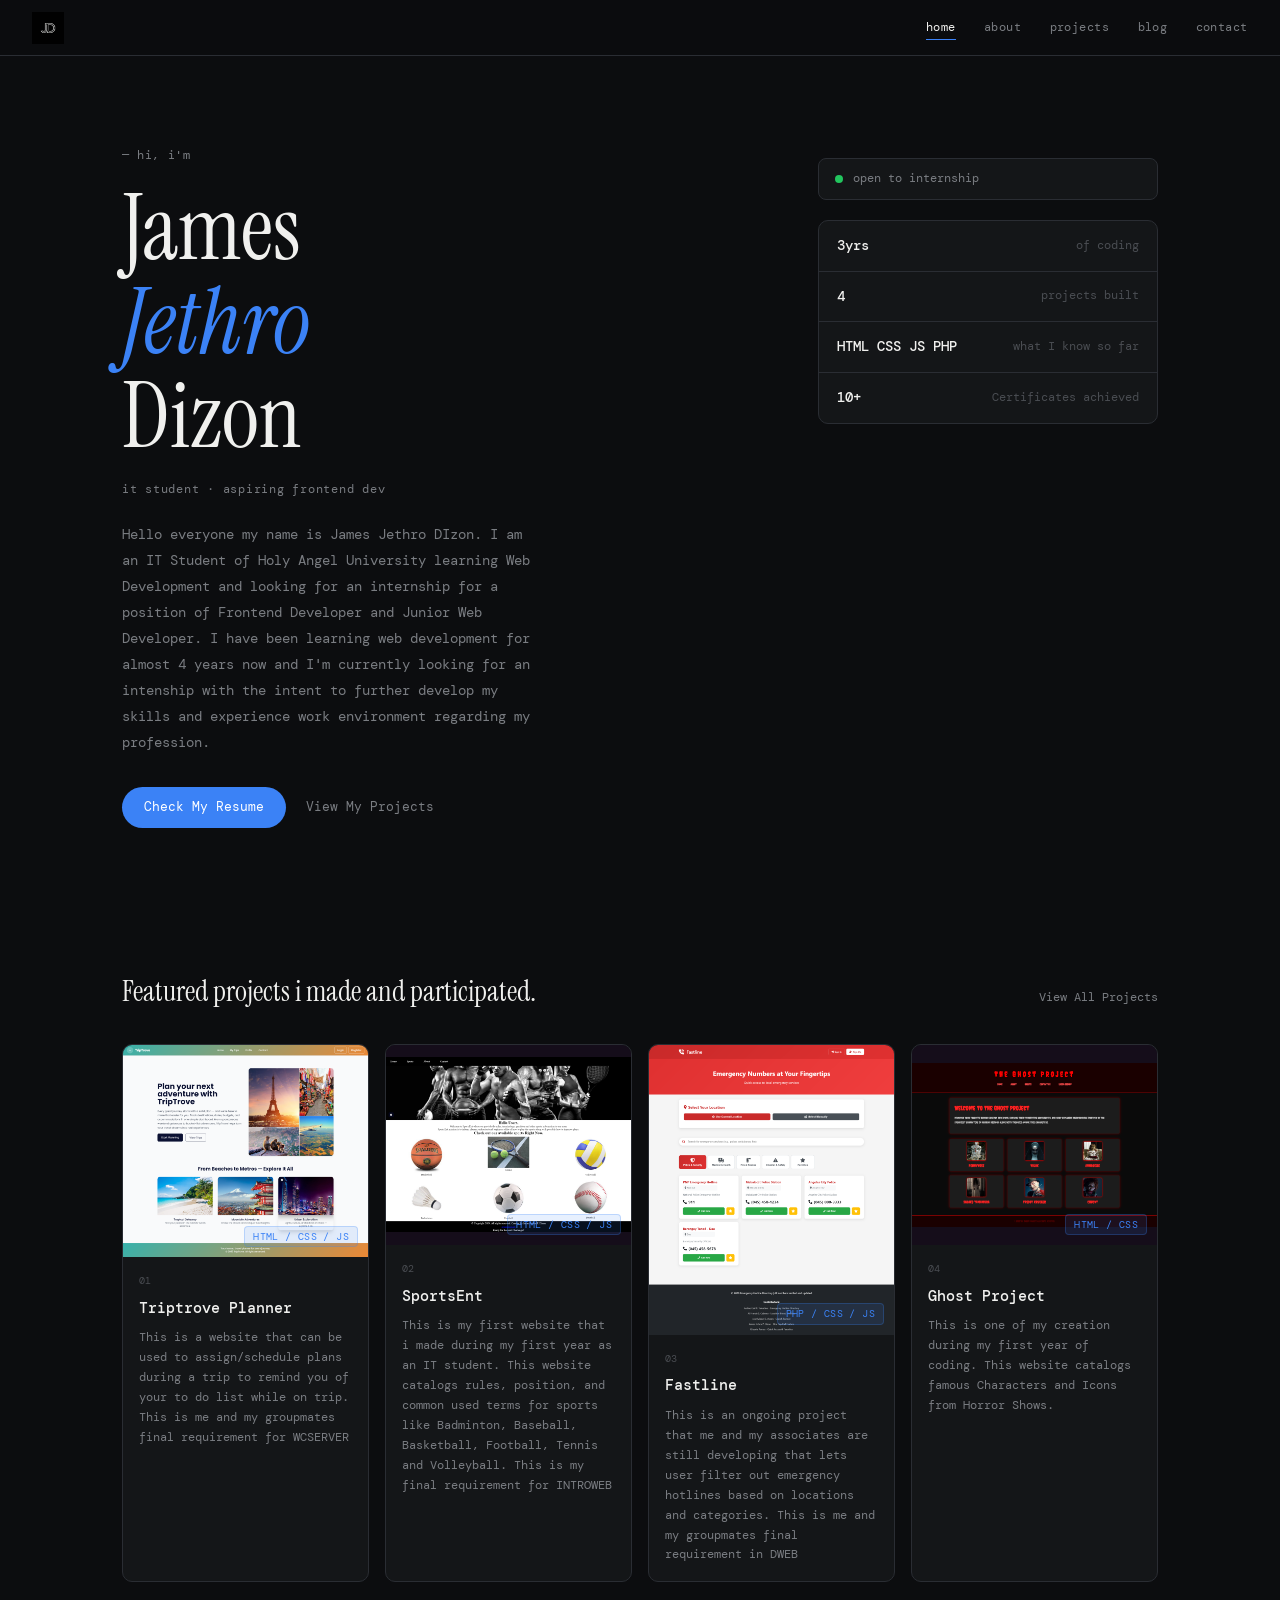
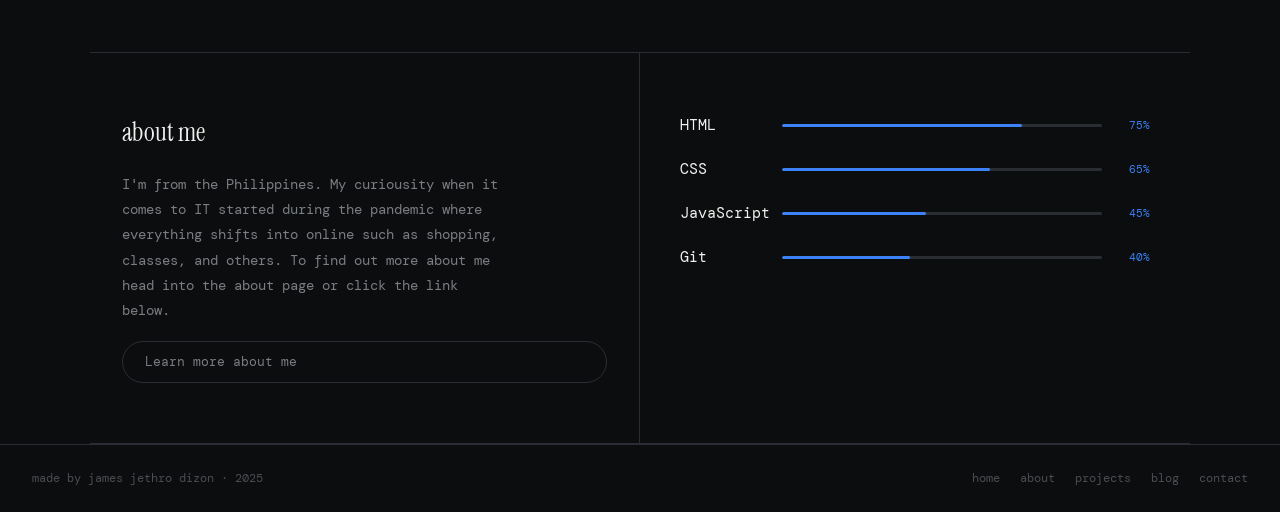
<file: index.html>
<!DOCTYPE html>
<html lang="en">
<head>
<meta charset="UTF-8" />
<meta name="viewport" content="width=device-width, initial-scale=1.0" />
  <title>James Jethro Dizon</title>
<link href="https://fonts.googleapis.com/css2?family=DM+Mono:ital,wght@0,400;0,500;1,400&family=Instrument+Serif:ital@0;1&display=swap" rel="stylesheet" />
<link rel="stylesheet" href="style.css" />
<link rel="icon" href="images/logo.png">
<meta name="description" content="Hi, I'm James an IT student from the Philippines learning web development and looking for an internship." /> 
<meta name="keywords" content="IT web developer, internship, James Jethro Dizon, Jethro Dizon"> 
<meta name="author" content="James Jethro Dizon">
</head>
<body>

  <!-- NAV -->
  <header class="top-navbar">
    <a href="index.html" class="logo-wraper">
      <img src="images/logo.png" alt="logo" class="mylogo" />
    </a>
    <nav class="nav-mnu">
      <a href="index.html" class="nav-item active">home</a>
      <a href="about.html" class="nav-item">about</a>
      <a href="projects.html" class="nav-item">projects</a>
      <a href="blog.html" class="nav-item">blog</a>
      <a href="contact.html" class="nav-item">contact</a>
    </nav>
    <button class="hamburgr" id="hamburgr" aria-label="menu">
      <span></span><span></span><span></span>
    </button>
  </header>

  <div class="mobi-menu" id="mobiMenu">
    <a href="index.html">home</a>
    <a href="about.html">about</a>
    <a href="projects.html">projects</a>
    <a href="blog.html">blog</a>
    <a href="contact.html">contact</a>
  </div>

  <main>

    <!-- HERO -->
    <section class="main-intro">
      <div class="intro-left">
        <p class="small-title">— hi, i'm</p>
        <h1 class="myname-txt">James<br><em>Jethro</em><br>Dizon</h1>
        <p class="subttle">IT student · aspiring frontend dev</p>
        <p class="intro-paragraph">
          Hello everyone my name is James Jethro DIzon. I am an IT Student of Holy Angel University learning Web Development and looking for an internship for a position of Frontend Developer and Junior Web Developer. I have been learning web development for almost 4 years now and I'm currently looking for an intenship with the intent to further develop my skills and experience work environment regarding my profession.
        </p>
        <div class="btn-holder">
          <a href="resume.pdf" download class="bluebtn">Check My Resume</a>
          <a href="projects.html" class="textlink" target="_blank">View My Projects</a>
        </div>
      </div>
      <div class="intro-right">
        <div class="avail-box">
          <span class="grn-dot"></span>
          <span>open to internship</span>
        </div>
        <div class="stat-list">
          <div class="each-stat">
            <span class="stat-number">3yrs</span>
            <span class="stat-text">of coding</span>
          </div>
          <div class="each-stat">
            <span class="stat-number">4</span>
            <span class="stat-text">projects built</span>
          </div>
          <div class="each-stat">
            <span class="stat-number">HTML CSS JS PHP</span>
            <span class="stat-text">what I know so far</span>
          </div>
          <div class="each-stat">
            <span class="stat-number">10+</span>
            <span class="stat-text">Certificates achieved</span>
          </div>
        </div>
      </div>
    </section>

    <!-- FEATURED WORK -->
    <section class="page-section">
      <div class="sec-top">
        <h2 class="sec-heading">Featured projects i made and participated.</h2>
        <a href="projects.html" class="textlink small">View All Projects</a>
      </div>

      <div class="proj-cardlist">

        <a href="projects.html" class="projcard" aria-label="Triptrove">
          <div class="proj-imgside proj4bg">
            <span class="proj-icon"><img src="images/triptrove.png"></span>
            <span class="stack-tag">HTML / CSS / JS</span>
          </div>
          <div class="card-info">
            <p class="card-numbr">01</p>
            <h3 class="card-titl">Triptrove Planner</h3>
            <p class="card-descrp">This is a website that can be used to assign/schedule plans during a trip to remind you of your to do list while on trip. This is me and my groupmates final requirement for WCSERVER</p>
          </div>
        </a>

        <a href="projects.html" class="projcard" aria-label="SportsEnt">
          <div class="proj-imgside proj4bg">
            <span class="proj-icon"><img src="images/sportsent.png"></span>
            <span class="stack-tag">HTML / CSS / JS</span>
          </div>
          <div class="card-info">
            <p class="card-numbr">02</p>
            <h3 class="card-titl">SportsEnt</h3>
            <p class="card-descrp">This is my first website that i made during my first year as an IT student. This website catalogs rules, position, and common used terms for sports like Badminton, Baseball, Basketball, Football, Tennis and Volleyball. This is my final requirement for INTROWEB</p>
          </div>
        </a>

        <a href="projects.html" class="projcard" aria-label="Fastline">
          <div class="proj-imgside proj4bg">
            <span class="proj-icon"><img src="images/fastline.png"></span>
            <span class="stack-tag">PHP / CSS / JS</span>
          </div>
          <div class="card-info">
            <p class="card-numbr">03</p>
            <h3 class="card-titl">Fastline</h3>
            <p class="card-descrp">This is an ongoing project that me and my associates are still developing that lets user filter out emergency hotlines based on locations and categories. This is me and my groupmates final requirement in DWEB</p>
          </div>
        </a>

        <a href="projects.html" class="projcard" aria-label="Ghost Project">
          <div class="proj-imgside proj4bg">
            <span class="proj-icon"><img src="images/ghostproject.png"></span>
            <span class="stack-tag">HTML / CSS </span>
          </div>
          <div class="card-info">
            <p class="card-numbr">04</p>
            <h3 class="card-titl">Ghost Project</h3>
            <p class="card-descrp">This is one of my creation during my first year of coding. This website catalogs famous Characters and Icons from Horror Shows.</p>
          </div>
        </a>

      </div>
    </section>

    <!-- ABOUT STRIP -->
    <section class="about-band">
      <div class="band-left">
        <h2>about me</h2>
        <p>I'm from the Philippines. My curiousity when it comes to IT started during the pandemic where everything shifts into online such as shopping, classes, and others. To find out more about me head into the about page or click the link below.</p>
        <a href="about.html" class="bluebtn btn-outln">Learn more about me</a>
      </div>
      <div class="band-right">
        <div class="skill-wrapper">
          <div class="one-skill">
            <span class="skill-label">HTML</span>
            <div class="skill-progbar"><div class="skill-progfill" style="width:75%" data-w="75"></div></div>
            <span class="skill-percnt">75%</span>
          </div>
          <div class="one-skill">
            <span class="skill-label">CSS</span>
            <div class="skill-progbar"><div class="skill-progfill" style="width:65%" data-w="65"></div></div>
            <span class="skill-percnt">65%</span>
          </div>
          <div class="one-skill">
            <span class="skill-label">JavaScript</span>
            <div class="skill-progbar"><div class="skill-progfill" style="width:45%" data-w="45"></div></div>
            <span class="skill-percnt">45%</span>
          </div>
          <div class="one-skill">
            <span class="skill-label">Git</span>
            <div class="skill-progbar"><div class="skill-progfill" style="width:40%" data-w="40"></div></div>
            <span class="skill-percnt">40%</span>
          </div>
        </div>
      </div>
    </section>

  </main>

  <footer class="page-footer">
    <span>made by james jethro dizon · 2025</span>
    <div class="footer-navlinks">
      <a href="index.html">home</a>
      <a href="about.html">about</a>
      <a href="projects.html">projects</a>
      <a href="blog.html">blog</a>
      <a href="contact.html">contact</a>
    </div>
  </footer>

  <script src="nav.js"></script>
</body>
</html>
</file>
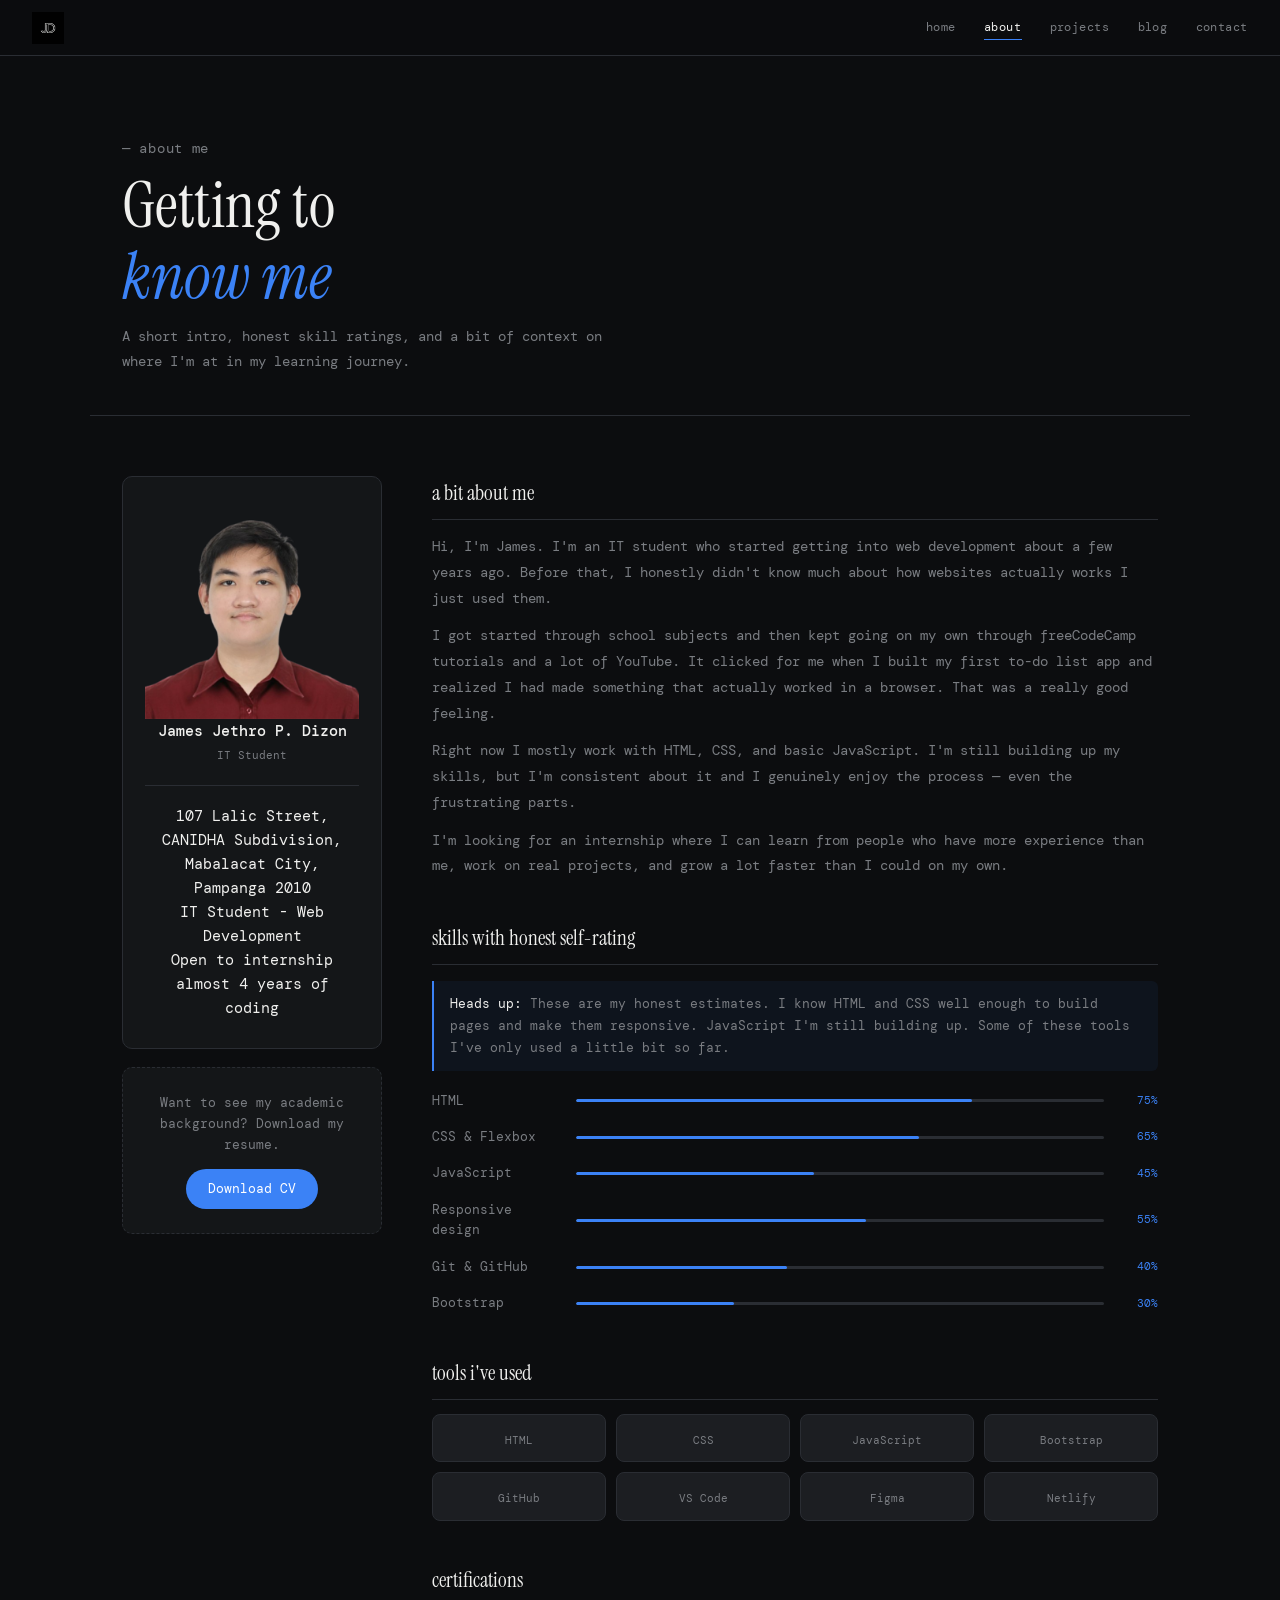
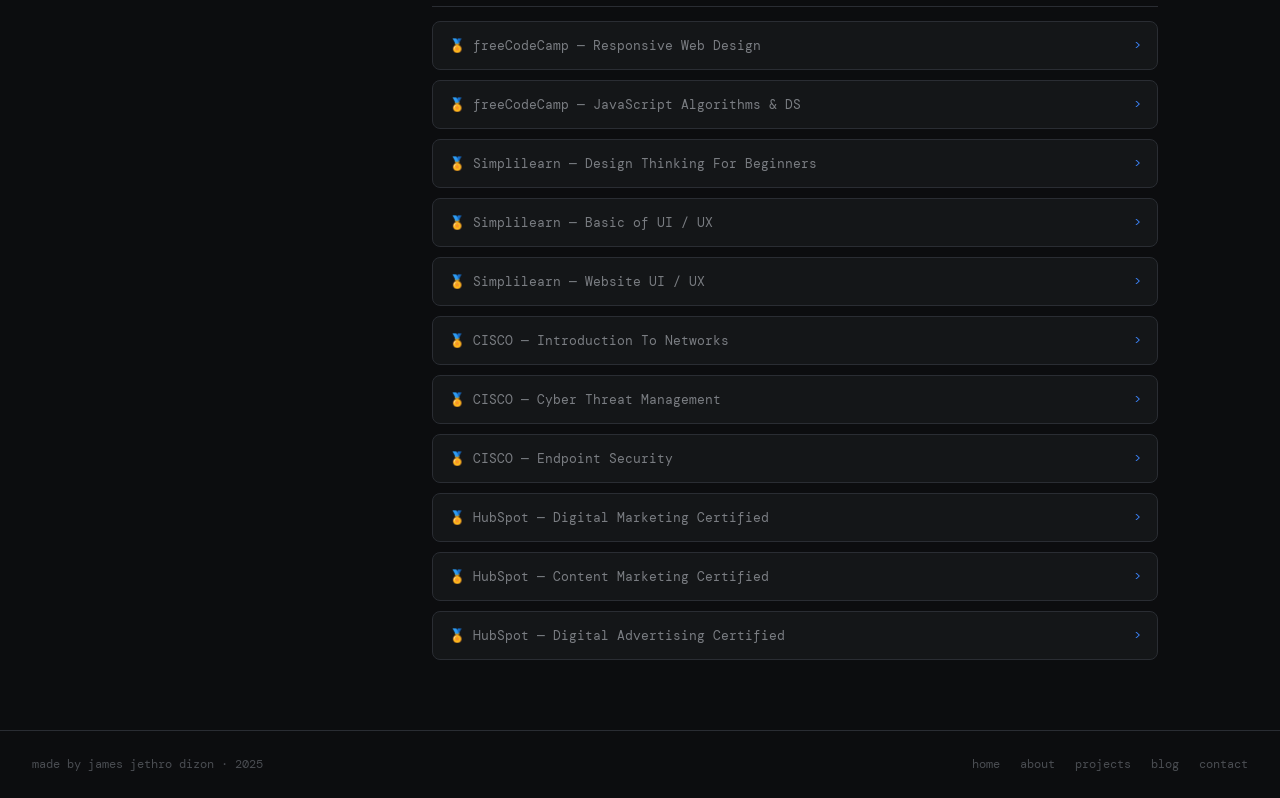
<file: about.html>
<!DOCTYPE html>
<html lang="en">
<head>
<meta charset="UTF-8" />
<meta name="viewport" content="width=device-width, initial-scale=1.0" />
  <title>About — James Jethro Dizon</title>
<link rel="preconnect" href="https://fonts.googleapis.com" />
<link rel="icon" href="images/logo.png">
<link href="https://fonts.googleapis.com/css2?family=DM+Mono:ital,wght@0,400;0,500;1,400&family=Instrument+Serif:ital@0;1&display=swap" rel="stylesheet" />
<link rel="stylesheet" href="style.css" />
<meta name="description" content="Hi, I'm James an IT student from the Philippines learning web development and looking for an internship." /> 
<meta name="keywords" content="IT web developer, internship, James Jethro Dizon, Jethro Dizon"> 
<meta name="author" content="James Jethro Dizon">
</head>
<body>

  <header class="top-navbar">
    <a href="index.html" class="logo-wraper"><img src="images/logo.png" alt="logo" class="mylogo" /></a>
    <nav class="nav-mnu">
      <a href="index.html" class="nav-item">home</a>
      <a href="about.html" class="nav-item active">about</a>
      <a href="projects.html" class="nav-item">projects</a>
      <a href="blog.html" class="nav-item">blog</a>
      <a href="contact.html" class="nav-item">contact</a>
    </nav>
    <button class="hamburgr" id="hamburgr" aria-label="menu">
      <span></span><span></span><span></span>
    </button>
  </header>
  <div class="mobi-menu" id="mobiMenu">
    <a href="index.html">home</a>
    <a href="about.html">about</a>
    <a href="projects.html">projects</a>
    <a href="blog.html">blog</a>
    <a href="contact.html">contact</a>
  </div>

  <main>
    <div class="inrpage-header">
      <p class="small-title">— about me</p>
      <h1>Getting to<br><em>know me</em></h1>
      <p>A short intro, honest skill ratings, and a bit of context on where I'm at in my learning journey.</p>
    </div>

    <div class="about-conatiner">

      <!-- sidebar -->
      <div>
        <div class="myinfo-card fadein">
          <div class="myphoto"><img src="images/profile.png" alt="profile image" class="myphoto"></div>
          <p class="myprofile-name">James Jethro P. Dizon</p>
          <p class="myprofile-role">IT Student</p>
          <div class="divider-line"></div>
          <div class="info-detail"> 107 Lalic Street, CANIDHA Subdivision, Mabalacat City, Pampanga 2010</div>
          <div class="info-detail"> IT Student - Web Development</div>
          <div class="info-detail"> Open to internship</div>
          <div class="info-detail"> almost 4 years of coding</div>
        </div>

        <div class="resume-downld fadein delay1">
          <p>Want to see my academic background? Download my resume.</p>
          <a href="resume.pdf" class="bluebtn" download> Download CV</a>
        </div>
      </div>

      <!-- content -->
      <div class="about-maincontent">

        <div class="content-blok fadein">
          <h3>a bit about me</h3>
          <p>Hi, I'm James. I'm an IT student who started getting into web development about a few years ago. Before that, I honestly didn't know much about how websites actually works I just used them.</p>
          <p>I got started through school subjects and then kept going on my own through freeCodeCamp tutorials and a lot of YouTube. It clicked for me when I built my first to-do list app and realized I had made something that actually worked in a browser. That was a really good feeling.</p>
          <p>Right now I mostly work with HTML, CSS, and basic JavaScript. I'm still building up my skills, but I'm consistent about it and I genuinely enjoy the process — even the frustrating parts.</p>
          <p>I'm looking for an internship where I can learn from people who have more experience than me, work on real projects, and grow a lot faster than I could on my own.</p>
        </div>

        <div class="content-blok fadein delay1">
          <h3>skills with honest self-rating</h3>

          <div class="noteBox">
            <strong>Heads up:</strong> These are my honest estimates. I know HTML and CSS well enough to build pages and make them responsive. JavaScript I'm still building up. Some of these tools I've only used a little bit so far.
          </div>

          <div class="skillsection" id="myskills" style="margin-top: 20px;">
            <div class="eachskill">
              <span class="skill-lable">HTML</span>
              <div class="skill-progbar"><div class="skill-progfill" data-w="75"></div></div>
              <span class="skill-percnt">75%</span>
            </div>
            <div class="eachskill">
              <span class="skill-lable">CSS & Flexbox</span>
              <div class="skill-progbar"><div class="skill-progfill" data-w="65"></div></div>
              <span class="skill-percnt">65%</span>
            </div>
            <div class="eachskill">
              <span class="skill-lable">JavaScript</span>
              <div class="skill-progbar"><div class="skill-progfill" data-w="45"></div></div>
              <span class="skill-percnt">45%</span>
            </div>
            <div class="eachskill">
              <span class="skill-lable">Responsive design</span>
              <div class="skill-progbar"><div class="skill-progfill" data-w="55"></div></div>
              <span class="skill-percnt">55%</span>
            </div>
            <div class="eachskill">
              <span class="skill-lable">Git & GitHub</span>
              <div class="skill-progbar"><div class="skill-progfill" data-w="40"></div></div>
              <span class="skill-percnt">40%</span>
            </div>
            <div class="eachskill">
              <span class="skill-lable">Bootstrap</span>
              <div class="skill-progbar"><div class="skill-progfill" data-w="30"></div></div>
              <span class="skill-percnt">30%</span>
            </div>
          </div>
        </div>

        <div class="content-blok fadein delay2">
          <h3>tools i've used</h3>
          <div class="tools-gridd">
            <div class="tool-itm"><span class="tool-icn"></span>HTML</div>
            <div class="tool-itm"><span class="tool-icn"></span>CSS</div>
            <div class="tool-itm"><span class="tool-icn"></span>JavaScript</div>
            <div class="tool-itm"><span class="tool-icn"></span>Bootstrap</div>
            <div class="tool-itm"><span class="tool-icn"></span>GitHub</div>
            <div class="tool-itm"><span class="tool-icn"></span>VS Code</div>
            <div class="tool-itm"><span class="tool-icn"></span>Figma</div>
            <div class="tool-itm"><span class="tool-icn"></span>Netlify</div>
          </div>
        </div>

        <div class="content-blok fadein delay3">
          <h3>certifications</h3>
          <a href="images/ResponsiveWebDesign.PNG" class="cert-item-row" target="_blank">
            🏅 freeCodeCamp — Responsive Web Design
            <span class="cert-arrw">></span>
          </a>
          <a href="images/JSAlgorithmAndDataStructure.PNG" target="_blank" class="cert-item-row">
            🏅 freeCodeCamp — JavaScript Algorithms & DS
            <span class="cert-arrw">></span>
          </a>
          <a href="images/DesignThinkingForBeginners.PNG" target="_blank" class="cert-item-row">
            🏅 Simplilearn — Design Thinking For Beginners
            <span class="cert-arrw">></span>
          </a>
          <a href="images/BasicOfUI&UX.PNG" target="_blank" class="cert-item-row">
            🏅 Simplilearn — Basic of UI / UX
            <span class="cert-arrw">></span>
          </a>
          <a href="images/WebsiteUI&UX.PNG" class="cert-item-row" target="_blank">
            🏅 Simplilearn — Website UI / UX
            <span class="cert-arrw">></span>
          </a>
          <a href="images/IntroductionToNetworks.PNG" class="cert-item-row" target="_blank">
            🏅 CISCO — Introduction To Networks
            <span class="cert-arrw">></span>
          </a>
          <a href="images/CyberThreatManagement.PNG" class="cert-item-row">
            🏅 CISCO — Cyber Threat Management
            <span class="cert-arrw">></span>
          </a>
          <a href="images/EndpointSecurity.PNG" class="cert-item-row" target="_blank">
            🏅 CISCO — Endpoint Security
            <span class="cert-arrw">></span>
          </a>
          <a href="images/DigitalMarketingCertified.PNG" target="_blank" class="cert-item-row">
            🏅 HubSpot — Digital Marketing Certified
            <span class="cert-arrw">></span>
          </a>
          <a href="images/ContentMarketingCertified.PNG" target="_blank" class="cert-item-row">
            🏅 HubSpot — Content Marketing Certified
            <span class="cert-arrw">></span>
          </a>
          <a href="images/DigitalAdvertisingCertified.PNG" class="cert-item-row" target="_blank">
            🏅 HubSpot — Digital Advertising Certified
            <span class="cert-arrw">></span>
          </a>
        </div>

      </div>
    </div>
  </main>

  <footer class="page-footer">
    <span>made by james jethro dizon · 2025</span>
    <div class="footer-navlinks">
      <a href="index.html">home</a>
      <a href="about.html">about</a>
      <a href="projects.html">projects</a>
      <a href="blog.html">blog</a>
      <a href="contact.html">contact</a>
    </div>
  </footer>

  <script src="nav.js"></script>
</body>
</html>
</file>
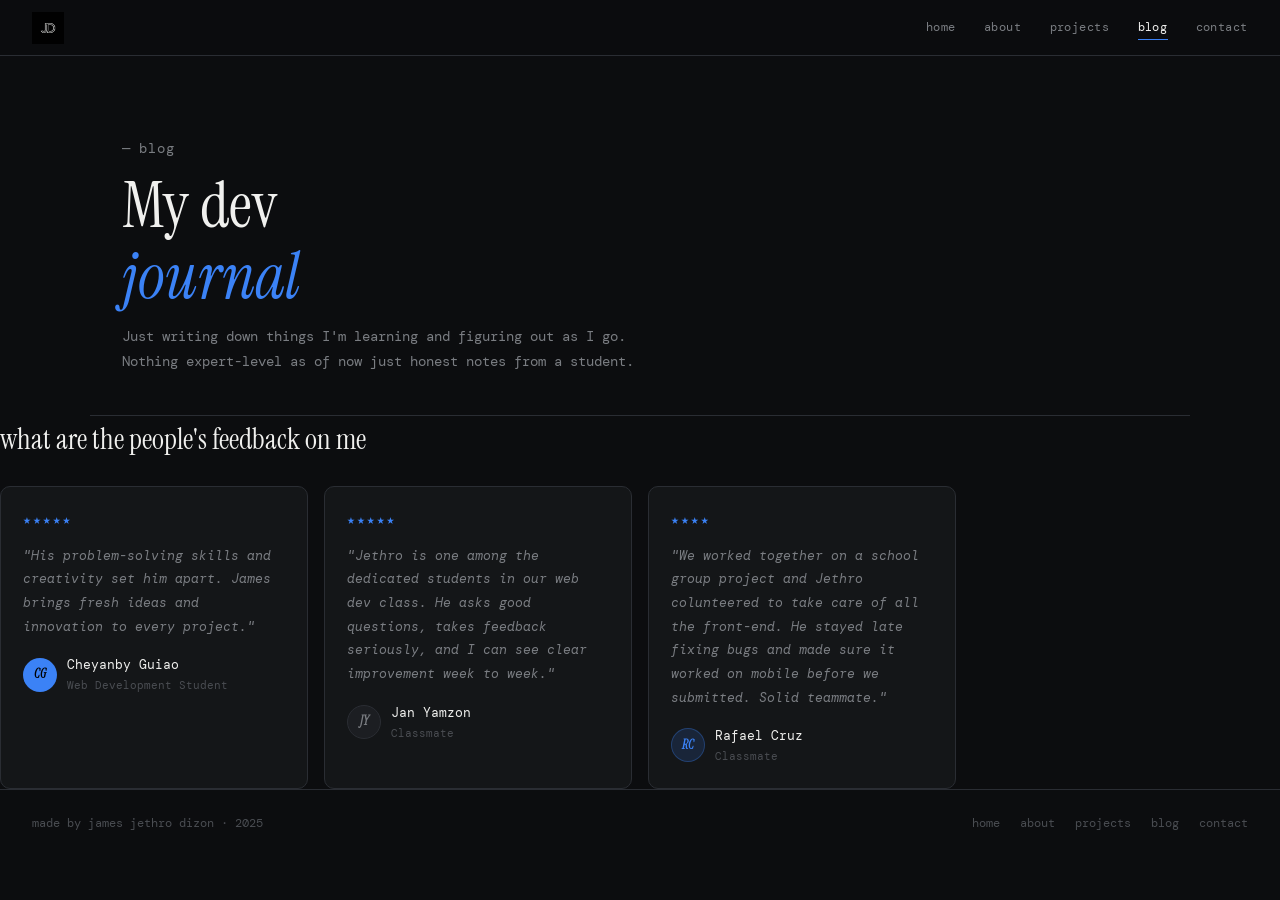
<file: blog.html>
<!DOCTYPE html>
<html lang="en">
<head>
<meta charset="UTF-8" />
<meta name="viewport" content="width=device-width, initial-scale=1.0" />
  <title>Blog — James Jethro Dizon</title>
<link rel="preconnect" href="https://fonts.googleapis.com" />
<link href="https://fonts.googleapis.com/css2?family=DM+Mono:ital,wght@0,400;0,500;1,400&family=Instrument+Serif:ital@0;1&display=swap" rel="stylesheet" />
<link rel="icon" href="images/logo.png">
<link rel="stylesheet" href="style.css" />
<meta name="description" content="Hi, I'm James an IT student from the Philippines learning web development and looking for an internship." /> 
<meta name="keywords" content="IT web developer, internship, James Jethro Dizon, Jethro Dizon"> 
<meta name="author" content="James Jethro Dizon">
</head>
<body>

  <header class="top-navbar">
    <a href="index.html" class="logo-wraper"><img src="images/logo.png" alt="logo" class="mylogo" /></a>
    <nav class="nav-mnu">
      <a href="index.html" class="nav-item">home</a>
      <a href="about.html" class="nav-item">about</a>
      <a href="projects.html" class="nav-item">projects</a>
      <a href="blog.html" class="nav-item active">blog</a>
      <a href="contact.html" class="nav-item">contact</a>
    </nav>
    <button class="hamburgr" id="hamburgr" aria-label="menu">
      <span></span><span></span><span></span>
    </button>
  </header>
  <div class="mobi-menu" id="mobiMenu">
    <a href="index.html">home</a>
    <a href="about.html">about</a>
    <a href="projects.html">projects</a>
    <a href="blog.html">blog</a>
    <a href="contact.html">contact</a>
  </div>

  <main>
    <div class="inrpage-header">
      <p class="small-title">— blog</p>
      <h1>My dev<br><em>journal</em></h1>
      <p>Just writing down things I'm learning and figuring out as I go. Nothing expert-level as of now just honest notes from a student.</p>
    </div>
      <!-- Testimonials -->
      <div class="testimonials-area fadein">
        <h2>what are the people's feedback on me</h2>
        <div class="testimonials-list">

          <blockquote class="testi-blok">
            <div class="star-ratng">★★★★★</div>
            <p class="testi-txt">"His problem-solving skills and creativity set him apart. James brings fresh ideas and innovation to every project."</p>
            <footer class="testi-persn">
              <div class="testi-avtr avatar-blue">CG</div>
              <div>
                <p class="testi-nm">Cheyanby Guiao</p>
                <p class="testi-positon">Web Development Student</p>
              </div>
            </footer>
          </blockquote>

          <blockquote class="testi-blok">
            <div class="star-ratng">★★★★★</div>
            <p class="testi-txt">"Jethro is one among the dedicated students in our web dev class. He asks good questions, takes feedback seriously, and I can see clear improvement week to week."</p>
            <footer class="testi-persn">
              <div class="testi-avtr avatar-gray">JY</div>
              <div>
                <p class="testi-nm">Jan Yamzon</p>
                <p class="testi-positon">Classmate</p>
              </div>
            </footer>
          </blockquote>

          <blockquote class="testi-blok">
            <div class="star-ratng">★★★★</div>
            <p class="testi-txt">"We worked together on a school group project and Jethro colunteered to take care of all the front-end. He stayed late fixing bugs and made sure it worked on mobile before we submitted. Solid teammate."</p>
            <footer class="testi-persn">
              <div class="testi-avtr avatar-light">RC</div>
              <div>
                <p class="testi-nm">Rafael Cruz</p>
                <p class="testi-positon">Classmate</p>
              </div>
            </footer>
          </blockquote>

        </div>
      </div>

    </div>
  </main>

  <footer class="page-footer">
    <span>made by james jethro dizon · 2025</span>
    <div class="footer-navlinks">
      <a href="index.html">home</a>
      <a href="about.html">about</a>
      <a href="projects.html">projects</a>
      <a href="blog.html">blog</a>
      <a href="contact.html">contact</a>
    </div>
  </footer>

  <script src="nav.js"></script>
  <script>
    function togglePost(id, btn) {
      var el = document.getElementById(id);
      var open = el.classList.toggle('open');
      btn.textContent = open ? 'close ✕' : 'read more';
    }
  </script>
  
</body>
</html>
</file>
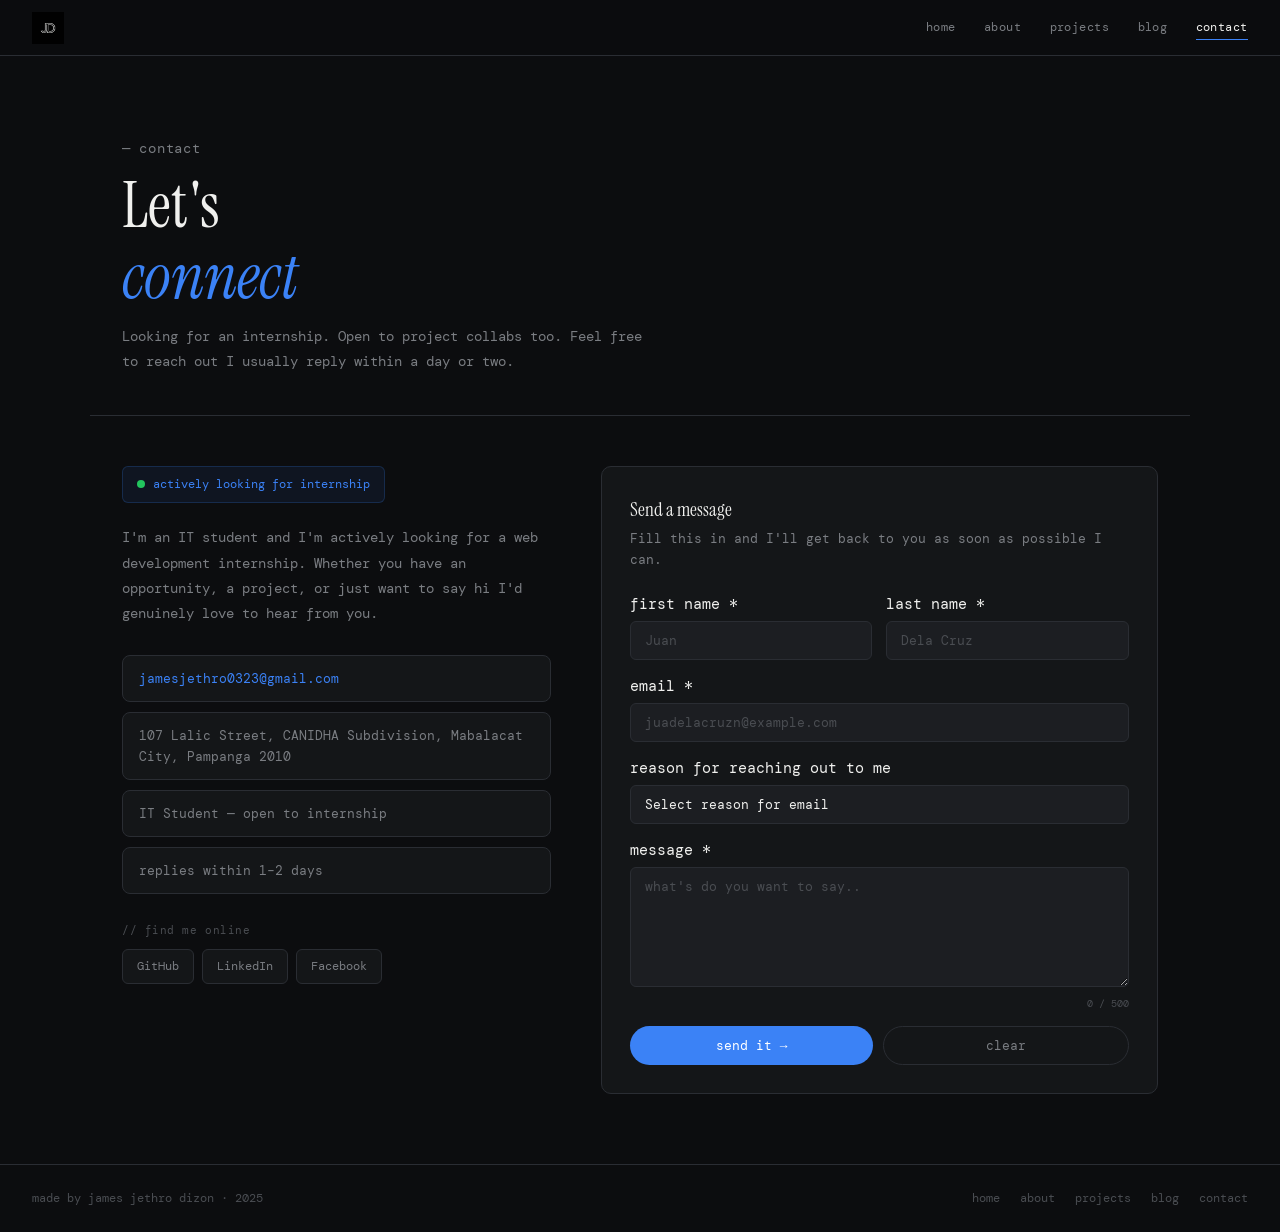
<file: contact.html>
<!DOCTYPE html>
<html lang="en">
<head>
<meta charset="UTF-8" />
<meta name="viewport" content="width=device-width, initial-scale=1.0" />
  <title>Contact — James Jethro Dizon</title>
<link rel="preconnect" href="https://fonts.googleapis.com" />
<link href="https://fonts.googleapis.com/css2?family=DM+Mono:ital,wght@0,400;0,500;1,400&family=Instrument+Serif:ital@0;1&display=swap" rel="stylesheet" />
<link rel="stylesheet" href="style.css" />
<link rel="icon" href="images/logo.png">
<meta name="description" content="Hi, I'm James an IT student from the Philippines learning web development and looking for an internship." /> 
<meta name="keywords" content="IT web developer, internship, James Jethro Dizon, Jethro Dizon"> 
<meta name="author" content="James Jethro Dizon">
</head>
<body>

  <header class="top-navbar">
    <a href="index.html" class="logo-wraper"><img src="images/logo.png" alt="logo" class="mylogo" /></a>
    <nav class="nav-mnu">
      <a href="index.html" class="nav-item">home</a>
      <a href="about.html" class="nav-item">about</a>
      <a href="projects.html" class="nav-item">projects</a>
      <a href="blog.html" class="nav-item">blog</a>
      <a href="contact.html" class="nav-item active">contact</a>
    </nav>
    <button class="hamburgr" id="hamburgr" aria-label="menu">
      <span></span><span></span><span></span>
    </button>
  </header>
  <div class="mobi-menu" id="mobiMenu">
    <a href="index.html">home</a>
    <a href="about.html">about</a>
    <a href="projects.html">projects</a>
    <a href="blog.html">blog</a>
    <a href="contact.html">contact</a>
  </div>

  <main>
    <div class="inrpage-header">
      <p class="small-title">— contact</p>
      <h1>Let's<br><em>connect</em></h1>
      <p>Looking for an internship. Open to project collabs too. Feel free to reach out I usually reply within a day or two.</p>
    </div>

    <div class="contact-conatiner">

      <!--left-->
      <div class="fadein">
        <div class="opn-badge">
          <span class="grn-dot"></span>
          actively looking for internship
        </div>

        <p class="contact-txt">
          I'm an IT student and I'm actively looking for a web development internship. Whether you have an opportunity, a project, or just want to say hi I'd genuinely love to hear from you.
        </p>
<!--my Contact info for contacts-->
        <div class="contact-infolist">
          <div class="contact-infrow">
            <a href="mailto:jamesjethro@email.com">jamesjethro0323@gmail.com</a>
          </div>
          <div class="contact-infrow">
            <span>107 Lalic Street, CANIDHA Subdivision, Mabalacat City, Pampanga 2010</span>
          </div>
          <div class="contact-infrow">
            <span>IT Student — open to internship</span>
          </div>
          <div class="contact-infrow">
            <span>replies within 1–2 days</span>
          </div>
        </div>
<!--Social Media-->
        <p class="socials-lbl">// find me online</p>
        <div class="socials-list">
          <a href="https://github.com/Jeth0323" class="social-lnk" target="_blank"> GitHub</a>
          <a href="https://www.linkedin.com/in/james-jethro-dizon-8a4901375/" class="social-lnk" target="_blank"> LinkedIn</a>
          <a href="https://www.facebook.com/share/1BzmEra2aU/" class="social-lnk" target="_blank"> Facebook</a>
        </div>
      </div>

      <!--Form-->
      <div class="fadein delay1">
        <div class="myform">
          <h3>Send a message</h3>
          <p>Fill this in and I'll get back to you as soon as possible I can.</p>

          <form id="mycontactform" novalidate>
            <div class="frm-row">
              <div class="frm-group">
                <label class="frm-label" for="firstname">first name *</label>
                <input class="frm-input" type="text" id="firstname" placeholder="Juan" required />
              </div>
              <div class="frm-group">
                <label class="frm-label" for="lastname">last name *</label>
                <input class="frm-input" type="text" id="lastname" placeholder="Dela Cruz" required />
              </div>
            </div>

            <div class="frm-group">
              <label class="frm-label" for="email">email *</label>
              <input class="frm-input" type="email" id="email" placeholder="juadelacruzn@example.com" required />
            </div>

            <div class="frm-group">
              <label class="frm-label" for="reason">reason for reaching out to me</label>
              <select class="frm-select" id="reason">
                <option value="">Select reason for email</option>
                <option>Internship </option>
                <option>Project Collaboration</option>
                <option>Feedback on my portfolio</option>
                <option>Other</option>
              </select>
            </div>

            <div class="frm-group">
              <label class="frm-label" for="usermsg">message *</label>
              <textarea
                class="frm-textarea"
                id="usermsg"
                placeholder="what's do you want to say.."
                required
                maxlength="500"
                oninput="document.getElementById('charamt').textContent = this.value.length + ' / 500'"
              ></textarea>
              <div class="charcount" id="charamt">0 / 500</div>
            </div>

            <div class="frm-btns">
              <button type="submit" class="bluebtn">send it →</button>
              <button type="reset" class="bluebtn btn-outln" onclick="clearAlerts()">clear</button>
            </div>

            <div class="frm-msg ok" id="msgsuccess">sent! i'll get back to you soon.</div>
            <div class="frm-msg err" id="msgerror">please fill in all the required fields.</div>
          </form>
        </div>
      </div>

    </div>
  </main>
<!--FOoter-->
  <footer class="page-footer">
    <span>made by james jethro dizon · 2025</span>
    <div class="footer-navlinks">
      <a href="index.html">home</a>
      <a href="about.html">about</a>
      <a href="projects.html">projects</a>
      <a href="blog.html">blog</a>
      <a href="contact.html">contact</a>
    </div>
  </footer>

  <script src="nav.js"></script>
  <script>
    //this is for the form
    document.getElementById('mycontactform').addEventListener('submit', function(e) {
      e.preventDefault();
      var firstname = document.getElementById('firstname').value.trim();
      var email = document.getElementById('email').value.trim();
      var usermsg   = document.getElementById('usermsg').value.trim();
      var ok    = document.getElementById('msgsuccess');
      var err   = document.getElementById('msgerror');
      var emailOk = email.indexOf('@') > 0 && email.indexOf('.') > 0;
      //to check for error to return
      if (!firstname || !email || !usermsg || !emailOk) {
        err.style.display = 'block';
        ok.style.display  = 'none';
        return;
      }
      err.style.display = 'none';
      ok.style.display  = 'block';
      this.reset();
      document.getElementById('charamt').textContent = '0 / 500';
      setTimeout(function() { ok.style.display = 'none'; }, 5000);
    });
    //to clear alert
    function clearAlerts() {
      document.getElementById('msgsuccess').style.display  = 'none';
      document.getElementById('msgerror').style.display = 'none';
      document.getElementById('charamt').textContent = '0 / 500';
    }
  </script>
</body>
</html>
</file>
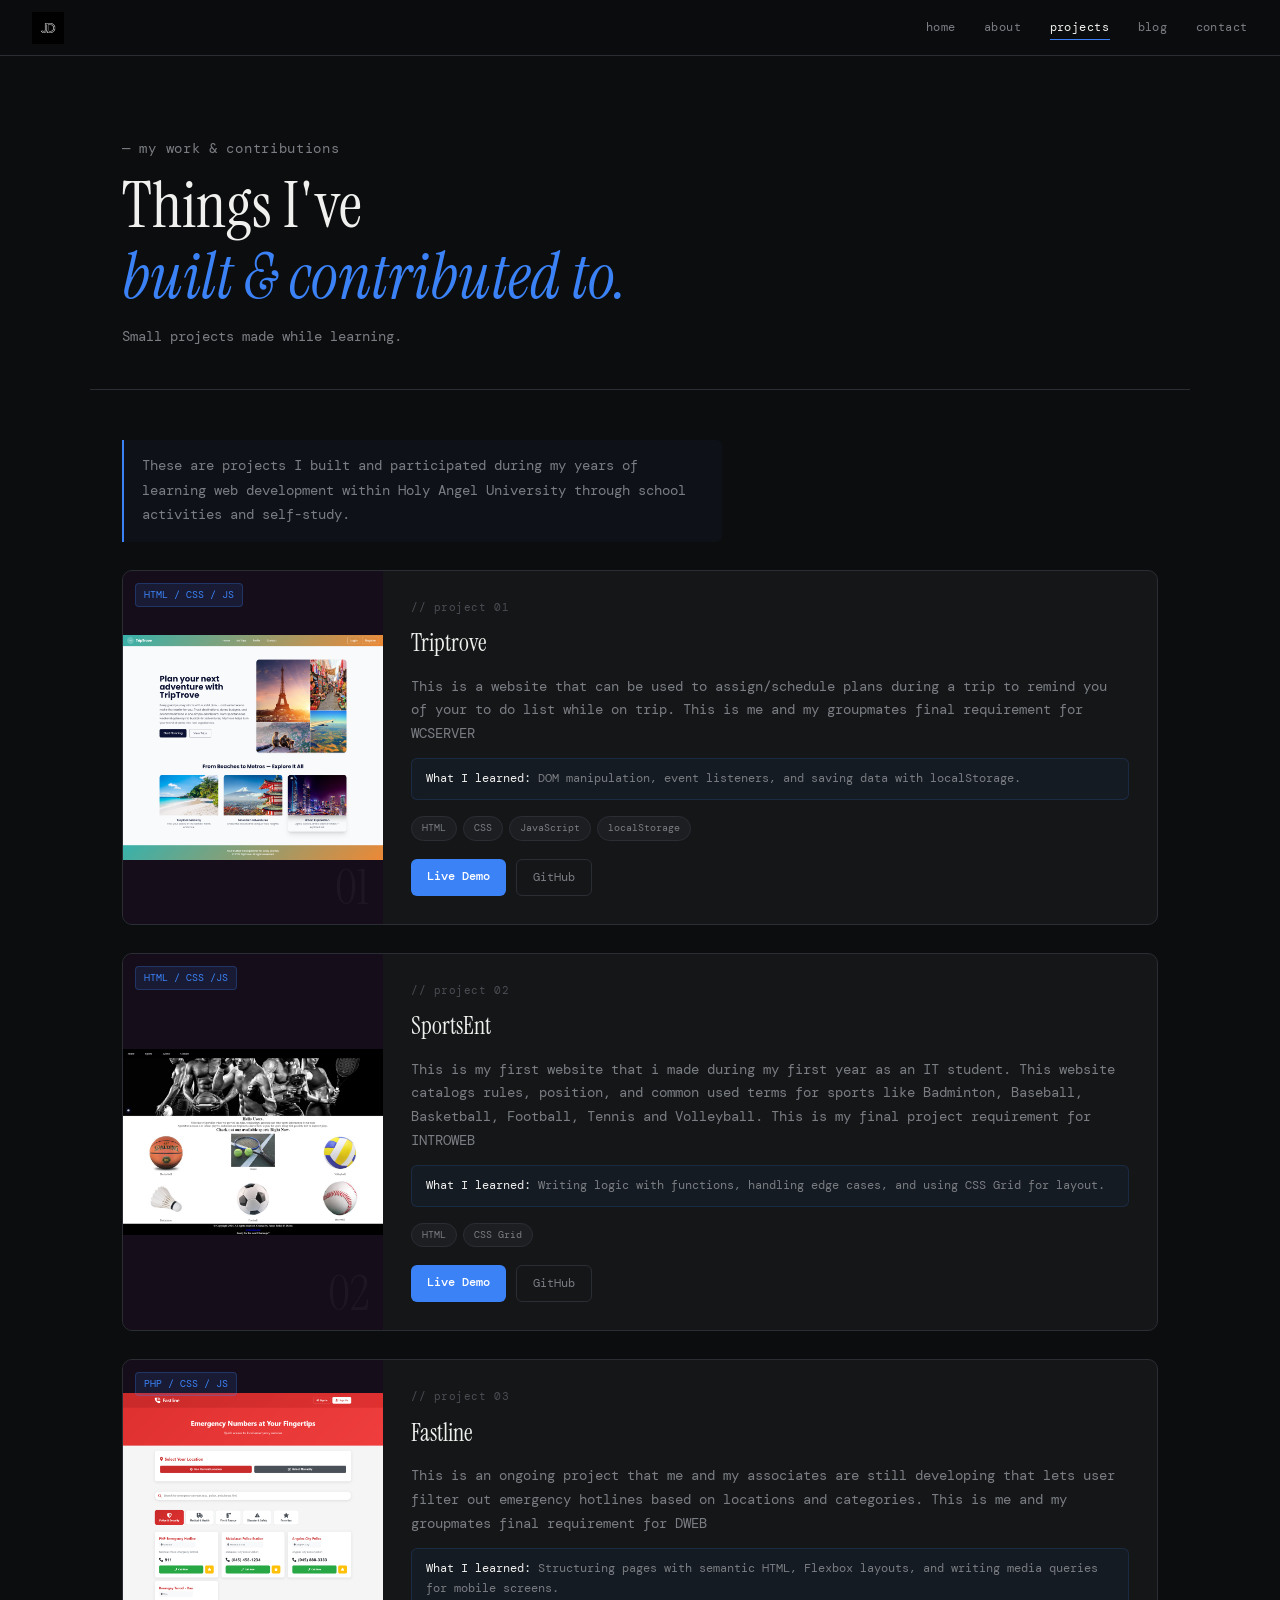
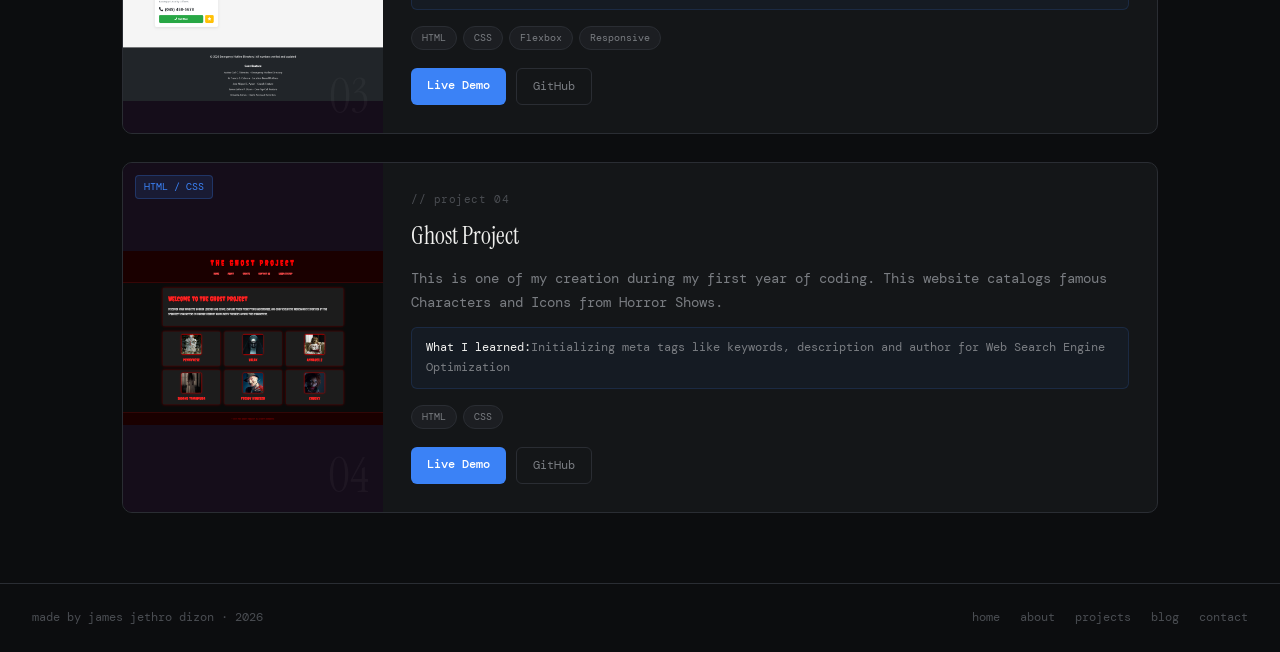
<file: projects.html>
<!DOCTYPE html>
<html lang="en">
<head>
<meta charset="UTF-8" />
<meta name="viewport" content="width=device-width, initial-scale=1.0" />
  <title>Projects — James Jethro Dizon</title>
<link rel="preconnect" href="https://fonts.googleapis.com" />
<link href="https://fonts.googleapis.com/css2?family=DM+Mono:ital,wght@0,400;0,500;1,400&family=Instrument+Serif:ital@0;1&display=swap" rel="stylesheet" />
<link rel="stylesheet" href="style.css" />
<link rel="icon" href="images/logo.png">
<meta name="description" content="Hi, I'm James an IT student from the Philippines learning web development and looking for an internship." /> 
<meta name="keywords" content="IT web developer, internship, James Jethro Dizon, Jethro Dizon"> 
<meta name="author" content="James Jethro Dizon">
</head>
<body>

  <header class="top-navbar">
    <a href="index.html" class="logo-wraper"><img src="images/logo.png" alt="logo" class="mylogo" /></a>
    <nav class="nav-mnu">
      <a href="index.html" class="nav-item">home</a>
      <a href="about.html" class="nav-item">about</a>
      <a href="projects.html" class="nav-item active">projects</a>
      <a href="blog.html" class="nav-item">blog</a>
      <a href="contact.html" class="nav-item">contact</a>
    </nav>
    <button class="hamburgr" id="hamburgr" aria-label="menu">
      <span></span><span></span><span></span>
    </button>
  </header>
  <div class="mobi-menu" id="mobiMenu">
    <a href="index.html">home</a>
    <a href="about.html">about</a>
    <a href="projects.html">projects</a>
    <a href="blog.html">blog</a>
    <a href="contact.html">contact</a>
  </div>

  <main>
    <div class="inrpage-header">
      <p class="small-title">— my work & contributions</p>
      <h1>Things I've<br><em>built & contributed to.</em></h1>
      <p>Small projects made while learning.</p>
    </div>

    <div class="all-projects">

      <p class="projs-intro fadein">
        These are projects I built and participated during my years of learning web development within Holy Angel University through school activities and self-study.
      </p>

      <!-- PROJECT 1 -->
      <article class="proj-blok fadein">
        <div class="proj-blok-inner">
          <div class="proj-imgside proj4bg">
            <span class="proj-icon"><img src="images/triptrove.png"></span>
            <span class="bignum">01</span>
            <span class="stack-badg">HTML / CSS / JS</span>
          </div>
          <div class="proj-textside">
            <p class="proj-smalllabel">// project 01</p>
            <h3 class="proj-titl">Triptrove</h3>
            <p class="proj-descrp">This is a website that can be used to assign/schedule plans during a trip to remind you of your to do list while on trip. This is me and my groupmates final requirement for WCSERVER</p>
            <div class="what-ilearned"><strong>What I learned:</strong> DOM manipulation, event listeners, and saving data with localStorage.</div>
            <div class="proj-stacktags">
              <span class="each-tag">HTML</span>
              <span class="each-tag">CSS</span>
              <span class="each-tag">JavaScript</span>
              <span class="each-tag">localStorage</span>
            </div>
            <div class="proj-btns">
              <a href="projects.html" class="projbtn projbtn-live" target="_blank"> Live Demo</a>
              <a href="https://github.com/bigwaivers991/mevn-todo-app.git" target="_blank" class="projbtn projbtn-github"> GitHub</a>
            </div>
          </div>
        </div>
      </article>

      <!-- PROJECT 2 -->
      <article class="proj-blok fadein">
        <div class="proj-blok-inner">
          <div class="proj-imgside proj4bg">
            <span class="proj-icon"><img src="images/sportsent.png"></span>
            <span class="bignum">02</span>
            <span class="stack-badg">HTML / CSS /JS</span>
          </div>
          <div class="proj-textside">
            <p class="proj-smalllabel">// project 02</p>
            <h3 class="proj-titl">SportsEnt</h3>
            <p class="proj-descrp">This is my first website that i made during my first year as an IT student. This website catalogs rules, position, and common used terms for sports like Badminton, Baseball, Basketball, Football, Tennis and Volleyball. This is my final project  requirement for INTROWEB</p>
            <div class="what-ilearned"><strong>What I learned:</strong> Writing logic with functions, handling edge cases, and using CSS Grid for layout.</div>
            <div class="proj-stacktags">
              <span class="each-tag">HTML</span>
              <span class="each-tag">CSS Grid</span>
            </div>
            <div class="proj-btns">
              <a href="https://jeth0323.github.io/SportEnt/home.html" class="projbtn projbtn-live" target="_blank"> Live Demo</a>
              <a href="https://github.com/Jeth0323/SportEnt.git" class="projbtn projbtn-github" target="_blank"> GitHub</a>
            </div>
          </div>
        </div>
      </article>

      <!-- PROJECT 3 -->
      <article class="proj-blok fadein">
        <div class="proj-blok-inner">
          <div class="proj-imgside proj4bg">
            <span class="proj-icon"><img src="images/fastline.png"></span>
            <span class="bignum">03</span>
            <span class="stack-badg">PHP / CSS / JS</span>
          </div>
          <div class="proj-textside">
            <p class="proj-smalllabel">// project 03</p>
            <h3 class="proj-titl">Fastline</h3>
            <p class="proj-descrp">This is an ongoing project that me and my associates are still developing that lets user filter out emergency hotlines based on locations and categories. This is me and my groupmates final requirement for DWEB</p>
            <div class="what-ilearned"><strong>What I learned:</strong> Structuring pages with semantic HTML, Flexbox layouts, and writing media queries for mobile screens.</div>
            <div class="proj-stacktags">
              <span class="each-tag">HTML</span>
              <span class="each-tag">CSS</span>
              <span class="each-tag">Flexbox</span>
              <span class="each-tag">Responsive</span>
            </div>
            <div class="proj-btns">
              <a href="#" class="projbtn projbtn-live" target="_blank"> Live Demo</a>
              <a href="https://github.com/Jeth0323/MidtermOutputFastline.git" class="projbtn projbtn-github" target="_blank"> GitHub</a>
            </div>
          </div>
        </div>
      </article>

      <!-- PROJECT 4 -->
      <article class="proj-blok fadein">
        <div class="proj-blok-inner">
          <div class="proj-imgside proj4bg">
            <span class="proj-icon"><img src="images/ghostproject.png"></span>
            <span class="bignum">04</span>
            <span class="stack-badg">HTML / CSS</span>
          </div>
          <div class="proj-textside">
            <p class="proj-smalllabel">// project 04</p>
            <h3 class="proj-titl">Ghost Project</h3>
            <p class="proj-descrp">This is one of my creation during my first year of coding. This website catalogs famous Characters and Icons from Horror Shows.</p>
            <div class="what-ilearned"><strong>What I learned:</strong>Initializing meta tags like keywords, description and author for Web Search Engine Optimization </div>
            <div class="proj-stacktags">
              <span class="each-tag">HTML</span>
              <span class="each-tag">CSS</span>
            </div>
            <div class="proj-btns">
              <a href="https://jeth0323.github.io/Ghost_Project/" class="projbtn projbtn-live" target="_blank"> Live Demo</a>
              <a href="https://github.com/Jeth0323/Ghost_Project.git" class="projbtn projbtn-github" target="_blank"> GitHub</a>
            </div>
          </div>
        </div>
      </article>

    </div>
  </main>

  <footer class="page-footer">
    <span>made by james jethro dizon · 2026</span>
    <div class="footer-navlinks">
      <a href="index.html">home</a>
      <a href="about.html">about</a>
      <a href="projects.html">projects</a>
      <a href="blog.html">blog</a>
      <a href="contact.html">contact</a>
    </div>
  </footer>

  <script src="nav.js"></script>
</body>
</html>
</file>
<file: style.css>
@import url('https://fonts.googleapis.com/css2?family=DM+Mono:ital,wght@0,400;0,500;1,400&family=Instrument+Serif:ital@0;1&display=swap');

/* my portfolio css - james jethro dizon */

* {
  box-sizing: border-box;
  margin: 0;
  padding: 0;
}

/* i kept forgetting to add this so i put it here */
*::before, *::after {
  box-sizing: border-box;
}

:root {
  --darkbg: #0c0d0f;
  --cardbg: #141618;
  --cardbg2: #1c1e22;
  --bordercolor: #2a2d33;
  --myblue: #3b82f6;
  --darkerblue: #1d4ed8;
  --textcolor: #f0f0ee;
  --graytext: #7a7d82;
  --darkgray: #4a4d52;
  --myfont: 'DM Mono', monospace;
  --titlefont: 'Instrument Serif', serif;
}

body {
  background: var(--darkbg);
  color: var(--textcolor);
  font-family: var(--myfont);
  font-size: 15px;
  line-height: 1.6;
  overflow-x: hidden;
}

html {
  scroll-behavior: smooth;
}

a {
  text-decoration: none;
  color: inherit;
}

img {
  display: block;
  max-width: 100%;
}

button {
  cursor: pointer;
  background: none;
  border: none;
  font-family: inherit;
}

/* scrollbar style i found on stackoverflow */
::-webkit-scrollbar {
  width: 3px;
}
::-webkit-scrollbar-thumb {
  background: var(--darkerblue);
  border-radius: 2px;
}
::-webkit-scrollbar-track {
  background: var(--darkbg);
}

.top-navbar {
  position: fixed;
  top: 0;
  left: 0;
  right: 0;
  z-index: 100;
  height: 56px;
  background: rgba(12, 13, 15, 0.93);
  border-bottom: 1px solid var(--bordercolor);
  display: flex;
  align-items: center;
  padding: 0 32px;
  justify-content: space-between;
  backdrop-filter: blur(12px);
}

.logo-wraper {
  display: flex;
  align-items: center;
  border-radius: 20%;
}

.mylogo {
  height: 32px;
  width: 32px;
  object-fit: contain;
  opacity: .9;
}

.mylogo:hover {
  opacity: 1;
}

.nav-mnu {
  display: flex;
  gap: 28px;
  list-style: none;
}

.nav-item {
  font-size: .78rem;
  color: var(--graytext);
  letter-spacing: .04em;
  transition: color .2s;
  position: relative;
}

.nav-item:hover { color: var(--textcolor); }

.nav-item.active { color: var(--textcolor); }

/* underline on hover - learned this from a yt video */
.nav-item::after {
  content: '';
  position: absolute;
  bottom: -3px;
  left: 0;
  height: 1px;
  width: 0;
  background: var(--myblue);
  transition: width .25s;
}

.nav-item:hover::after { width: 100%; }
.nav-item.active::after { width: 100%; }

.hamburgr {
  display: none;
  flex-direction: column;
  gap: 5px;
  padding: 4px;
}

.hamburgr span {
  display: block;
  width: 20px;
  height: 2px;
  background: var(--graytext);
  border-radius: 2px;
  transition: all .3s;
}

.hamburgr.open span:nth-child(1) {
  transform: rotate(45deg) translate(5px, 5px);
}
.hamburgr.open span:nth-child(2) {
  opacity: 0;
}
.hamburgr.open span:nth-child(3) {
  transform: rotate(-45deg) translate(5px, -5px);
}

.mobi-menu {
  display: none;
  position: fixed;
  top: 56px;
  left: 0;
  right: 0;
  background: rgba(12,13,15,0.98);
  border-bottom: 1px solid var(--bordercolor);
  flex-direction: column;
  padding: 20px 32px;
  gap: 14px;
  z-index: 99;
}

.mobi-menu.open {
  display: flex;
}

.mobi-menu a {
  font-size: .88rem;
  color: var(--graytext);
  padding: 8px 0;
  border-bottom: 1px solid var(--bordercolor);
  transition: color .2s;
}
.mobi-menu a:hover { color: var(--myblue); }

main {
  padding-top: 56px;
}

.main-intro {
  max-width: 1100px;
  margin: 0 auto;
  padding: 90px 32px 70px;
  display: grid;
  grid-template-columns: 1fr 340px;
  gap: 60px;
  align-items: start;
}

.small-title {
  font-size: .78rem;
  color: var(--graytext);
  margin-bottom: 16px;
  letter-spacing: .05em;
}

/* the big name font was hard to get right took me like 2 hours */
.myname-txt {
  font-family: var(--titlefont);
  font-size: clamp(3.2rem, 7vw, 5.8rem);
  line-height: 1.05;
  font-weight: 400;
  margin-bottom: 16px;
}

.myname-txt em {
  color: var(--myblue);
  font-style: italic;
}

.subttle {
  font-size: .78rem;
  color: var(--graytext);
  letter-spacing: .06em;
  margin-bottom: 22px;
  text-transform: lowercase;
}

.intro-paragraph {
  font-size: .9rem;
  color: var(--graytext);
  line-height: 1.8;
  margin-bottom: 32px;
  max-width: 420px;
}

.btn-holder {
  display: flex;
  align-items: center;
  gap: 20px;
  flex-wrap: wrap;
}

.intro-right {
  display: flex;
  flex-direction: column;
  gap: 20px;
  margin-top: 12px;
}

.avail-box {
  display: inline-flex;
  align-items: center;
  gap: 10px;
  padding: 10px 16px;
  background: var(--cardbg);
  border: 1px solid var(--bordercolor);
  border-radius: 8px;
  font-size: .78rem;
  color: var(--graytext);
}

.grn-dot {
  width: 8px;
  height: 8px;
  background: #22c55e;
  border-radius: 50%;
  flex-shrink: 0;
  animation: blinkgreen 2s ease-in-out infinite;
}

@keyframes blinkgreen {
  0%   { opacity: 1; }
  50%  { opacity: .3; }
  100% { opacity: 1; }
}

.stat-list {
  background: var(--cardbg);
  border: 1px solid var(--bordercolor);
  border-radius: 10px;
  overflow: hidden;
}

.each-stat {
  display: flex;
  justify-content: space-between;
  align-items: center;
  padding: 14px 18px;
  border-bottom: 1px solid var(--bordercolor);
}

.each-stat:last-child {
  border-bottom: none;
}

.stat-number {
  font-size: .85rem;
  color: var(--textcolor);
  font-weight: 500;
}

.stat-text {
  font-size: .72rem;
  color: var(--darkgray);
  text-align: right;
}

.bluebtn {
  display: inline-block;
  padding: 10px 22px;
  background: var(--myblue);
  color: #fff;
  font-size: .8rem;
  border-radius: 999px;
  font-family: var(--myfont);
  transition: background .25s, transform .2s;
}
.bluebtn:hover {
  background: var(--darkerblue);
  transform: translateY(-1px);
}

.bluebtn.btn-outln {
  background: transparent;
  color: var(--graytext);
  border: 1px solid var(--bordercolor);
}
.bluebtn.btn-outln:hover {
  border-color: var(--myblue);
  color: var(--myblue);
  background: transparent;
}

.textlink {
  font-size: .8rem;
  color: var(--graytext);
  transition: color .2s;
}
.textlink:hover { color: var(--myblue); }

.textlink.small {
  font-size: .75rem;
}

.sec-top {
  display: flex;
  align-items: baseline;
  justify-content: space-between;
  margin-bottom: 30px;
  flex-wrap: wrap;
  gap: 10px;
}

.sec-heading {
  font-family: var(--titlefont);
  font-size: 1.8rem;
  font-weight: 400;
  color: var(--textcolor);
}

.proj-cardlist {
  display: grid;
  grid-template-columns: repeat(auto-fill, minmax(230px, 1fr));
  gap: 16px;
}

.projcard {
  background: var(--cardbg);
  border: 1px solid var(--bordercolor);
  border-radius: 10px;
  overflow: hidden;
  display: flex;
  flex-direction: column;
  transition: border-color .25s, transform .25s;
}
.projcard:hover {
  border-color: var(--myblue);
  transform: translateY(-4px);
}

.card-imgarea {
  height: 120px;
  display: flex;
  align-items: center;
  justify-content: center;
  font-size: 2.4rem;
  position: relative;
}

.proj-bigname {
  font-family: var(--titlefont);
  font-size: 1.6rem;
  font-weight: 400;
  color: rgba(255,255,255,.25);
  text-align: center;
  line-height: 1.2;
  position: relative;
  z-index: 1;
}

.card-projname {
  font-family: var(--titlefont);
  font-size: 1.1rem;
  font-weight: 400;
  color: rgba(255,255,255,.22);
  text-align: center;
  line-height: 1.3;
}

.stack-tag {
  position: absolute;
  bottom: 10px;
  right: 10px;
  font-size: .6rem;
  padding: 2px 8px;
  background: rgba(59,130,246,.12);
  border: 1px solid rgba(59,130,246,.25);
  color: var(--myblue);
  border-radius: 4px;
  letter-spacing: .04em;
}

.card-info {
  padding: 16px;
  flex: 1;
}

.card-numbr {
  font-size: .65rem;
  color: var(--darkgray);
  margin-bottom: 6px;
}

.card-titl {
  font-size: .95rem;
  font-weight: 500;
  color: var(--textcolor);
  margin-bottom: 8px;
}

.card-descrp {
  font-size: .78rem;
  color: var(--graytext);
  line-height: 1.6;
}

.about-band {
  border-top: 1px solid var(--bordercolor);
  border-bottom: 1px solid var(--bordercolor);
  display: grid;
  grid-template-columns: 1fr 1fr;
  max-width: 1100px;
  margin: 0 auto;
}

.band-left {
  padding: 60px 32px;
  border-right: 1px solid var(--bordercolor);
  display: flex;
  flex-direction: column;
  gap: 18px;
}

.band-left h2 {
  font-family: var(--titlefont);
  font-size: 1.6rem;
  font-weight: 400;
}

.band-left p {
  font-size: .87rem;
  color: var(--graytext);
  line-height: 1.8;
  max-width: 380px;
}

.band-right {
  padding: 60px 40px;
}

.skill-wrapper {
  display: flex;
  flex-direction: column;
  gap: 20px;
}

/* skill bar thing - ref freecodecamp */
.one-skill {
  display: grid;
  grid-template-columns: 90px 1fr 36px;
  gap: 12px;
  align-items: center;
}

.skill-lable {
  font-size: .78rem;
  color: var(--graytext);
}

.skill-progbar {
  height: 3px;
  background: var(--bordercolor);
  border-radius: 2px;
  overflow: hidden;
}

.skill-progfill {
  height: 100%;
  background: var(--myblue);
  border-radius: 2px;
  width: 0;
  transition: width 1.1s ease;
}

.skill-percnt {
  font-size: .68rem;
  color: var(--myblue);
  text-align: right;
}

.page-footer {
  border-top: 1px solid var(--bordercolor);
  padding: 24px 32px;
  display: flex;
  align-items: center;
  justify-content: space-between;
  flex-wrap: wrap;
  gap: 12px;
  font-size: .75rem;
  color: var(--darkgray);
}

.footer-navlinks {
  display: flex;
  gap: 20px;
}
.footer-navlinks a {
  color: var(--darkgray);
  transition: color .2s;
}
.footer-navlinks a:hover { color: var(--myblue); }

.inrpage-header {
  max-width: 1100px;
  margin: 0 auto;
  padding: 80px 32px 40px;
  border-bottom: 1px solid var(--bordercolor);
}

.inrpage-header h1 {
  font-family: var(--titlefont);
  font-size: clamp(2.4rem, 5vw, 4rem);
  font-weight: 400;
  line-height: 1.1;
  margin-bottom: 12px;
}

.inrpage-header h1 em {
  font-style: italic;
  color: var(--myblue);
}

.inrpage-header .small-title {
  margin-bottom: 10px;
}

.inrpage-header p {
  font-size: .88rem;
  color: var(--graytext);
  max-width: 520px;
  line-height: 1.8;
}

.about-conatiner {
  display: grid;
  grid-template-columns: 260px 1fr;
  gap: 50px;
  align-items: start;
  max-width: 1100px;
  margin: 0 auto;
  padding: 60px 32px;
}

.myinfo-card {
  background: var(--cardbg);
  border: 1px solid var(--bordercolor);
  border-radius: 10px;
  padding: 28px 22px;
  text-align: center;
  position: sticky;
  top: 76px;
}

.myavatar {
  width: 100px;
  height: 100px;
  border-radius: 50%;
  border: 2px solid var(--bordercolor);
  margin: 0 auto 14px;
  background: var(--cardbg2);
  overflow: hidden;
}

.myprofile-name {
  font-size: .95rem;
  font-weight: 500;
  color: var(--textcolor);
  margin-bottom: 4px;
}

.myprofile-role {
  font-size: .7rem;
  color: var(--graytext);
  margin-bottom: 20px;
}

.divider-line {
  height: 1px;
  background: var(--bordercolor);
  margin-bottom: 18px;
}

.info-detai {
  display: flex;
  align-items: center;
  gap: 10px;
  font-size: .78rem;
  color: var(--graytext);
  margin-bottom: 10px;
  text-align: left;
}

.about-maincontent {
  display: flex;
  flex-direction: column;
  gap: 42px;
}

.content-blok h3 {
  font-family: var(--titlefont);
  font-size: 1.3rem;
  font-weight: 400;
  color: var(--textcolor);
  margin-bottom: 14px;
  padding-bottom: 10px;
  border-bottom: 1px solid var(--bordercolor);
}

.content-blok p {
  font-size: .87rem;
  color: var(--graytext);
  line-height: 1.85;
}

.content-blok p + p {
  margin-top: 12px;
}

.noteBox {
  background: rgba(59,130,246,.06);
  border-left: 2px solid var(--myblue);
  padding: 12px 16px;
  border-radius: 0 6px 6px 0;
  font-size: .8rem;
  color: var(--graytext);
  line-height: 1.7;
  margin-top: 16px;
}
.noteBox strong {
  color: var(--textcolor);
  font-weight: 400;
}

.skillsection {
  display: flex;
  flex-direction: column;
  gap: 16px;
  margin-top: 8px;
}

.eachskill {
  display: grid;
  grid-template-columns: 130px 1fr 40px;
  gap: 14px;
  align-items: center;
}

.eachskill .skill-lable { font-size: .8rem; }
.eachskill .skill-percnt { font-size: .7rem; }

.tools-gridd {
  display: grid;
  grid-template-columns: repeat(4, 1fr);
  gap: 10px;
  margin-top: 8px;
}

.tool-itm {
  background: var(--cardbg2);
  border: 1px solid var(--bordercolor);
  border-radius: 8px;
  padding: 12px 8px;
  text-align: center;
  font-size: .68rem;
  color: var(--graytext);
  transition: border-color .2s, color .2s;
}
.tool-itm:hover {
  border-color: var(--myblue);
  color: var(--myblue);
}

.tool-icn {
  font-size: 1.2rem;
  display: block;
  margin-bottom: 5px;
}

.cert-item-row {
  display: flex;
  align-items: center;
  gap: 12px;
  padding: 13px 16px;
  background: var(--cardbg);
  border: 1px solid var(--bordercolor);
  border-radius: 8px;
  font-size: .82rem;
  color: var(--graytext);
  margin-bottom: 10px;
  transition: border-color .2s, color .2s;
}
.cert-item-row:hover {
  border-color: var(--myblue);
  color: var(--textcolor);
}

.cert-arrw {
  margin-left: auto;
  color: var(--myblue);
  font-size: .75rem;
}

.resume-downld {
  background: var(--cardbg);
  border: 1px dashed var(--bordercolor);
  border-radius: 10px;
  padding: 24px;
  text-align: center;
  margin-top: 18px;
}
.resume-downld p {
  font-size: .82rem;
  color: var(--graytext);
  margin-bottom: 14px;
}

.all-projects {
  max-width: 1100px;
  margin: 0 auto;
  padding: 50px 32px 70px;
  display: flex;
  flex-direction: column;
  gap: 28px;
}

.projs-intro {
  font-size: .85rem;
  color: var(--graytext);
  line-height: 1.8;
  max-width: 600px;
  padding: 14px 18px;
  border-left: 2px solid var(--myblue);
  background: rgba(59,130,246,.04);
  border-radius: 0 6px 6px 0;
}

.proj-blok {
  background: var(--cardbg);
  border: 1px solid var(--bordercolor);
  border-radius: 10px;
  overflow: hidden;
  transition: border-color .25s;
}
.proj-blok:hover { border-color: var(--myblue); }

.proj-blok-inner {
  display: grid;
  grid-template-columns: 260px 1fr;
}

.proj-imgside {
  display: flex;
  align-items: center;
  justify-content: center;
  font-size: 3rem;
  position: relative;
  min-height: 200px;
}

.proj1bg { background: #0d1829; }
.proj2bg { background: #111118; }
.proj3bg { background: #0a1820; }
.proj4bg { background: #150d1a; }

.bignum {
  position: absolute;
  bottom: 12px;
  right: 14px;
  font-size: 3rem;
  font-family: var(--titlefont);
  color: rgba(255,255,255,.04);
  line-height: 1;
}

.stack-badg {
  position: absolute;
  top: 12px;
  left: 12px;
  font-size: .62rem;
  padding: 3px 8px;
  background: rgba(59,130,246,.12);
  border: 1px solid rgba(59,130,246,.25);
  color: var(--myblue);
  border-radius: 4px;
}

.proj-textside {
  padding: 28px;
  display: flex;
  flex-direction: column;
  justify-content: center;
}

.proj-smalllabel {
  font-size: .68rem;
  color: var(--darkgray);
  margin-bottom: 8px;
  letter-spacing: .05em;
}

.proj-titl {
  font-family: var(--titlefont);
  font-size: 1.5rem;
  font-weight: 400;
  color: var(--textcolor);
  margin-bottom: 12px;
}

.proj-descrp {
  font-size: .85rem;
  color: var(--graytext);
  line-height: 1.75;
  margin-bottom: 12px;
}

.what-ilearned {
  background: rgba(59,130,246,.05);
  border: 1px solid rgba(59,130,246,.15);
  border-radius: 6px;
  padding: 10px 14px;
  font-size: .78rem;
  color: var(--graytext);
  line-height: 1.6;
  margin-bottom: 16px;
}
.what-ilearned strong {
  color: var(--textcolor);
  font-weight: 400;
}

.proj-stacktags {
  display: flex;
  flex-wrap: wrap;
  gap: 6px;
  margin-bottom: 18px;
}

.each-tag {
  font-size: .65rem;
  padding: 3px 10px;
  background: var(--cardbg2);
  border: 1px solid var(--bordercolor);
  border-radius: 20px;
  color: var(--graytext);
}

.proj-btns {
  display: flex;
  gap: 10px;
  flex-wrap: wrap;
}

.projbtn {
  font-size: .75rem;
  padding: 8px 16px;
  border-radius: 6px;
  transition: all .2s;
  font-family: var(--myfont);
}

.projbtn-live {
  background: var(--myblue);
  color: #fff;
  font-weight: 500;
}
.projbtn-live:hover { background: var(--darkerblue); }

.projbtn-github {
  border: 1px solid var(--bordercolor);
  color: var(--graytext);
}
.projbtn-github:hover {
  border-color: var(--myblue);
  color: var(--myblue);
}

.proj-screenshots {
  border-top: 1px solid var(--bordercolor);
  padding: 14px 20px;
  display: grid;
  grid-template-columns: repeat(3, 1fr);
  gap: 10px;
}

.screenshotbox {
  height: 66px;
  background: var(--cardbg2);
  border: 1px solid var(--bordercolor);
  border-radius: 6px;
  display: flex;
  align-items: center;
  justify-content: center;
  font-size: .72rem;
  color: var(--darkgray);
  transition: border-color .2s;
}
.screenshotbox:hover { border-color: var(--myblue); }

.blog-conatiner {
  max-width: 1100px;
  margin: 0 auto;
  padding: 50px 32px 70px;
}

.blog-list {
  display: grid;
  grid-template-columns: repeat(auto-fill, minmax(300px, 1fr));
  gap: 18px;
  margin-bottom: 60px;
}

.blogcard {
  background: var(--cardbg);
  border: 1px solid var(--bordercolor);
  border-radius: 10px;
  overflow: hidden;
  display: flex;
  flex-direction: column;
  transition: border-color .25s, transform .25s;
}
.blogcard:hover {
  border-color: var(--myblue);
  transform: translateY(-3px);
}

.blog-imgarea {
  height: 130px;
  display: flex;
  align-items: center;
  justify-content: center;
  font-size: 2.6rem;
  position: relative;
}

.blog1bg { background: #0d1829; }
.blog2bg { background: #150d1a; }

.blog-catgry {
  position: absolute;
  bottom: 10px;
  left: 12px;
  font-size: .62rem;
  padding: 3px 8px;
  background: rgba(59,130,246,.12);
  border: 1px solid rgba(59,130,246,.25);
  color: var(--myblue);
  border-radius: 4px;
}

.blog-txtarea {
  padding: 18px;
  flex: 1;
  display: flex;
  flex-direction: column;
}

.blog-date-info {
  font-size: .7rem;
  color: var(--darkgray);
  margin-bottom: 10px;
}

.blog-titl {
  font-family: var(--titlefont);
  font-size: 1.05rem;
  font-weight: 400;
  color: var(--textcolor);
  line-height: 1.4;
  margin-bottom: 10px;
  transition: color .2s;
}
.blogcard:hover .blog-titl { color: var(--myblue); }

.blog-prevw {
  font-size: .8rem;
  color: var(--graytext);
  line-height: 1.7;
  flex: 1;
  margin-bottom: 14px;
}

.readmore-btn {
  background: none;
  border: none;
  color: var(--myblue);
  font-size: .76rem;
  font-family: var(--myfont);
  cursor: pointer;
  text-align: left;
  padding: 0;
  transition: opacity .2s;
}
.readmore-btn:hover { opacity: .7; }

.article-hiddn {
  max-height: 0;
  overflow: hidden;
  transition: max-height .5s ease;
}
.article-hiddn.open {
  max-height: 1400px;
  border-top: 1px solid var(--bordercolor);
}

.article-txt {
  padding: 18px;
  font-size: .82rem;
  color: var(--graytext);
  line-height: 1.85;
}
.article-txt h4 {
  font-family: var(--titlefont);
  font-size: 1rem;
  font-weight: 400;
  color: var(--textcolor);
  margin: 16px 0 8px;
}
.article-txt p + p { margin-top: 10px; }

.testimonials-area h2 {
  font-family: var(--titlefont);
  font-size: 1.8rem;
  font-weight: 400;
  margin-bottom: 24px;
}

.testimonials-list {
  display: grid;
  grid-template-columns: repeat(auto-fill, minmax(260px, 1fr));
  gap: 16px;
}

.testi-blok {
  background: var(--cardbg);
  border: 1px solid var(--bordercolor);
  border-radius: 10px;
  padding: 22px;
  transition: border-color .25s;
}
.testi-blok:hover { border-color: var(--myblue); }

.star-ratng {
  color: var(--myblue);
  font-size: .82rem;
  margin-bottom: 14px;
  letter-spacing: 2px;
}

.testi-txt {
  font-size: .82rem;
  color: var(--graytext);
  line-height: 1.8;
  font-style: italic;
  margin-bottom: 16px;
}

.testi-persn {
  display: flex;
  align-items: center;
  gap: 10px;
}

.testi-avtr {
  width: 34px;
  height: 34px;
  border-radius: 50%;
  display: flex;
  align-items: center;
  justify-content: center;
  font-size: .75rem;
  font-weight: 600;
  flex-shrink: 0;
  font-family: var(--titlefont);
  font-style: italic;
}

.avatar-blue  { background: var(--myblue); color: #000; }
.avatar-gray  { background: var(--cardbg2); color: var(--graytext); border: 1px solid var(--bordercolor); }
.avatar-light { background: rgba(59,130,246,.15); color: var(--myblue); border: 1px solid rgba(59,130,246,.3); }

.testi-nm       { font-size: .82rem; color: var(--textcolor); }
.testi-positon  { font-size: .68rem; color: var(--darkgray); margin-top: 2px; }

.contact-conatiner {
  max-width: 1100px;
  margin: 0 auto;
  padding: 50px 32px 70px;
  display: grid;
  grid-template-columns: 1fr 1.3fr;
  gap: 50px;
  align-items: start;
}

.contact-txt {
  font-size: .88rem;
  color: var(--graytext);
  line-height: 1.8;
  margin-bottom: 28px;
}

.opn-badge {
  display: inline-flex;
  align-items: center;
  gap: 8px;
  padding: 8px 14px;
  background: rgba(59,130,246,.08);
  border: 1px solid rgba(59,130,246,.2);
  border-radius: 6px;
  font-size: .76rem;
  color: var(--myblue);
  margin-bottom: 22px;
}

.contact-infolist {
  display: flex;
  flex-direction: column;
  gap: 10px;
  margin-bottom: 28px;
}

.contact-infrow {
  display: flex;
  align-items: center;
  gap: 12px;
  padding: 12px 16px;
  background: var(--cardbg);
  border: 1px solid var(--bordercolor);
  border-radius: 8px;
  font-size: .82rem;
  color: var(--graytext);
  transition: border-color .2s;
}
.contact-infrow:hover { border-color: var(--myblue); }
.contact-infrow a { color: var(--myblue); }

.info-icn {
  font-size: 1rem;
  width: 24px;
  text-align: center;
  flex-shrink: 0;
}

.socials-lbl {
  font-size: .7rem;
  color: var(--darkgray);
  margin-bottom: 10px;
  letter-spacing: .05em;
}

.socials-list {
  display: flex;
  flex-wrap: wrap;
  gap: 8px;
}

.social-lnk {
  font-size: .73rem;
  padding: 7px 14px;
  background: var(--cardbg);
  border: 1px solid var(--bordercolor);
  border-radius: 6px;
  color: var(--graytext);
  font-family: var(--myfont);
  transition: all .2s;
}
.social-lnk:hover {
  border-color: var(--myblue);
  color: var(--myblue);
  transform: translateY(-1px);
}

.myform {
  background: var(--cardbg);
  border: 1px solid var(--bordercolor);
  border-radius: 10px;
  padding: 28px;
  transition: border-color .3s;
}
.myform:focus-within { border-color: rgba(59,130,246,.4); }

.myform h3 {
  font-family: var(--titlefont);
  font-size: 1.2rem;
  font-weight: 400;
  color: var(--textcolor);
  margin-bottom: 4px;
}
.myform p {
  font-size: .8rem;
  color: var(--graytext);
  margin-bottom: 22px;
}

.frm-row {
  display: grid;
  grid-template-columns: 1fr 1fr;
  gap: 14px;
}

.frm-group {
  display: flex;
  flex-direction: column;
  gap: 5px;
  margin-bottom: 14px;
}

.frm-lable {
  font-size: .68rem;
  color: var(--darkgray);
  letter-spacing: .04em;
}

.frm-input,
.frm-textarea,
.frm-select {
  background: var(--cardbg2);
  border: 1px solid var(--bordercolor);
  border-radius: 6px;
  color: var(--textcolor);
  font-family: var(--myfont);
  font-size: .82rem;
  padding: 10px 14px;
  outline: none;
  width: 100%;
  transition: border-color .2s;
}

.frm-input::placeholder,
.frm-textarea::placeholder {
  color: var(--darkgray);
}

.frm-input:focus,
.frm-textarea:focus,
.frm-select:focus {
  border-color: var(--myblue);
}

.frm-textarea {
  min-height: 120px;
  resize: vertical;
}

.frm-select {
  appearance: none;
  cursor: pointer;
}

.frm-select option {
  background: var(--cardbg);
}

.charcount {
  font-size: .62rem;
  color: var(--darkgray);
  text-align: right;
  margin-top: 4px;
}

.frm-btns {
  display: flex;
  gap: 10px;
  flex-wrap: wrap;
  margin-top: 6px;
}

.frm-btns .bluebtn {
  flex: 1;
  text-align: center;
  min-width: 120px;
}

.frm-msg {
  display: none;
  padding: 10px 14px;
  border-radius: 6px;
  font-size: .78rem;
  margin-top: 12px;
}

.frm-msg.ok {
  background: rgba(34,197,94,.07);
  border: 1px solid rgba(34,197,94,.25);
  color: #4ade80;
}

.frm-msg.err {
  background: rgba(239,68,68,.07);
  border: 1px solid rgba(239,68,68,.25);
  color: #f87171;
}

/* fade in on scroll - js handles adding .visible class */
.fadein {
  opacity: 0;
  transform: translateY(18px);
  transition: opacity .55s ease, transform .55s ease;
}

.fadein.visible {
  opacity: 1;
  transform: translateY(0);
}

.delay1 { transition-delay: .08s; }
.delay2 { transition-delay: .16s; }
.delay3 { transition-delay: .24s; }
.delay4 { transition-delay: .32s; }

.page-section {
  max-width: 1100px;
  margin: 0 auto;
  padding: 70px 32px;
}

@media (max-width: 900px) {
  .main-intro {
    grid-template-columns: 1fr;
    gap: 36px;
  }
  .intro-right {
    order: -1;
  }
  .about-conatiner {
    grid-template-columns: 1fr;
  }
  .myinfo-card {
    position: static;
  }
  .about-band {
    grid-template-columns: 1fr;
  }
  .band-left {
    border-right: none;
    border-bottom: 1px solid var(--bordercolor);
  }
  .proj-blok-inner {
    grid-template-columns: 1fr;
  }
  .proj-imgside {
    min-height: 130px;
  }
  .contact-conatiner {
    grid-template-columns: 1fr;
  }
}

@media (max-width: 768px) {
  .top-navbar {
    padding: 0 20px;
  }
  .nav-mnu {
    display: none;
  }
  .hamburgr {
    display: flex;
  }
  .page-section,
  .main-intro,
  .inrpage-header {
    padding-left: 20px;
    padding-right: 20px;
  }
  .about-conatiner,
  .all-projects,
  .blog-conatiner,
  .contact-conatiner {
    padding-left: 20px;
    padding-right: 20px;
  }
  .band-left, .band-right {
    padding: 40px 20px;
  }
  .page-footer {
    padding: 20px;
  }
  .proj-screenshots {
    grid-template-columns: 1fr 1fr;
  }
  .tools-gridd {
    grid-template-columns: repeat(3, 1fr);
  }
}

@media (max-width: 480px) {
  .myname-txt {
    font-size: 2.8rem;
  }
  .frm-row {
    grid-template-columns: 1fr;
  }
  .btn-holder {
    flex-direction: column;
    align-items: flex-start;
  }
  .proj-textside {
    padding: 20px;
  }
  .myform {
    padding: 20px;
  }
  .frm-btns {
    flex-direction: column;
  }
}
</file>
